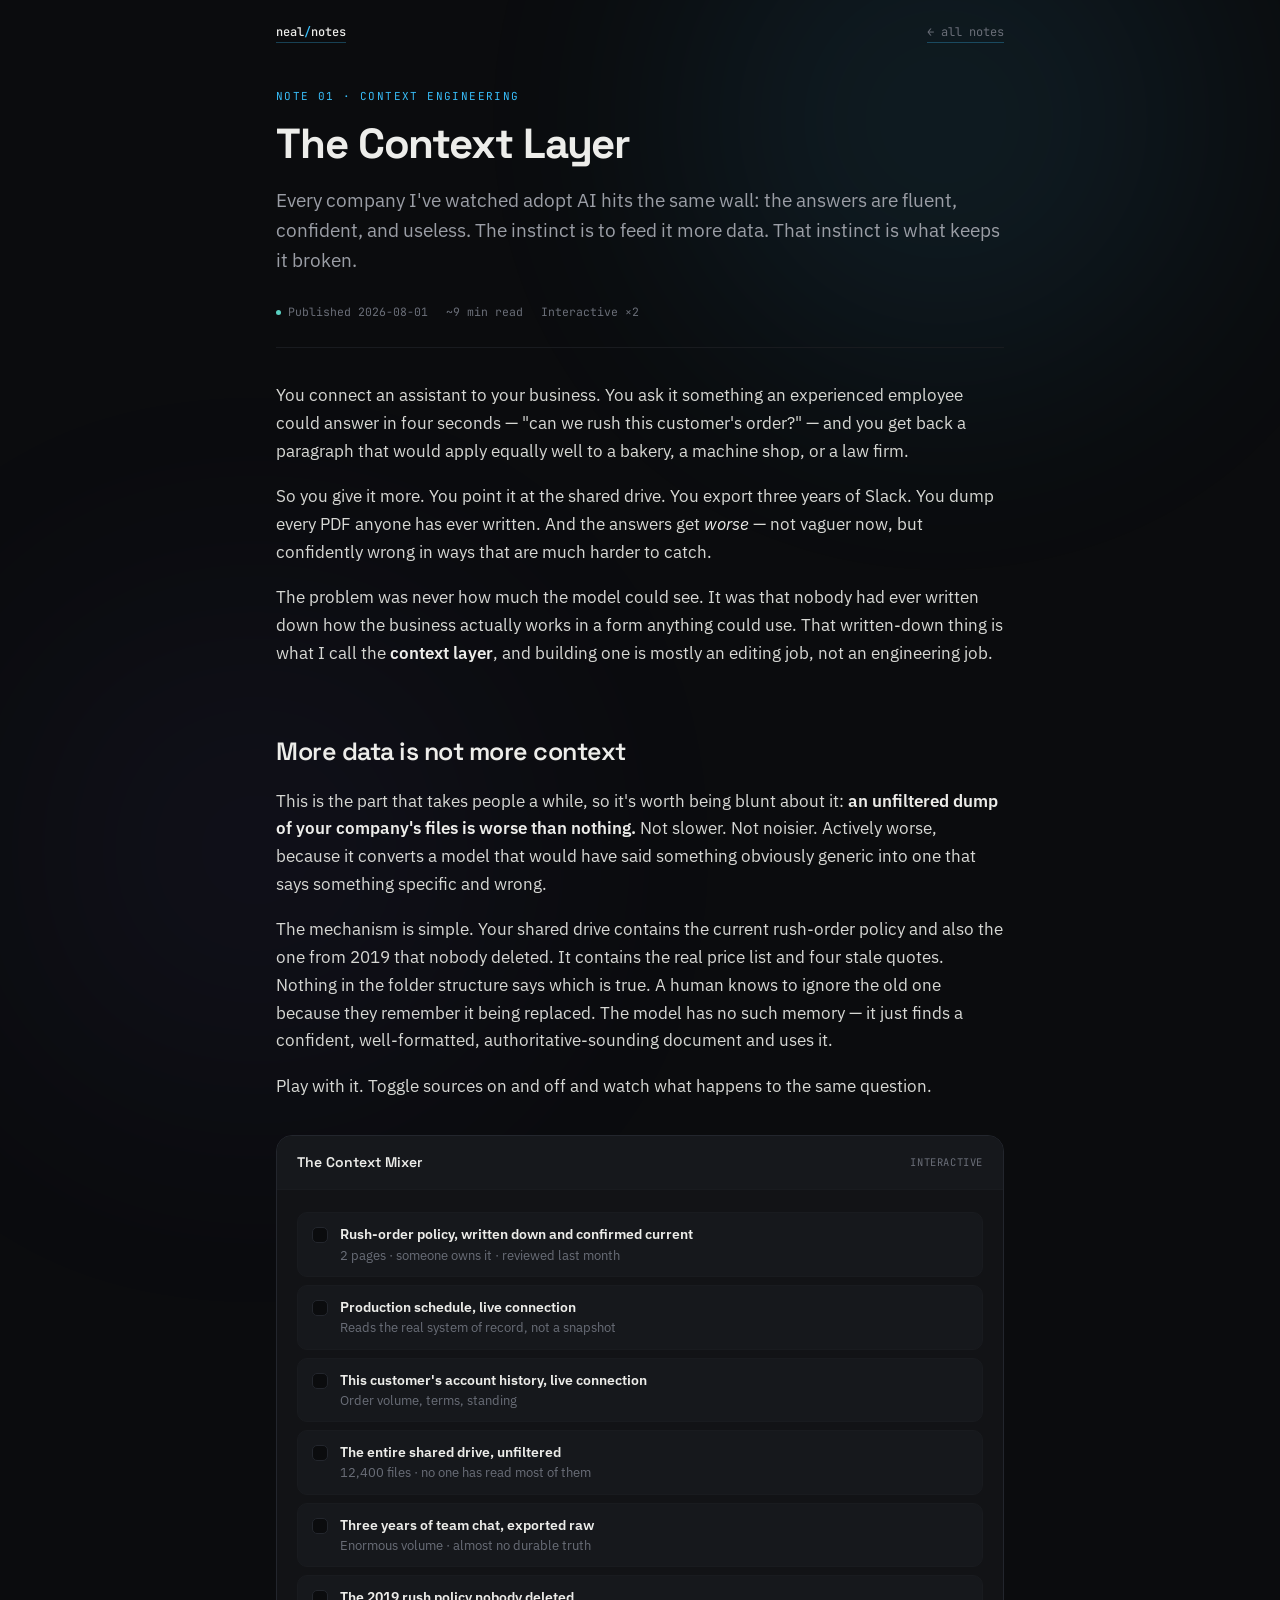
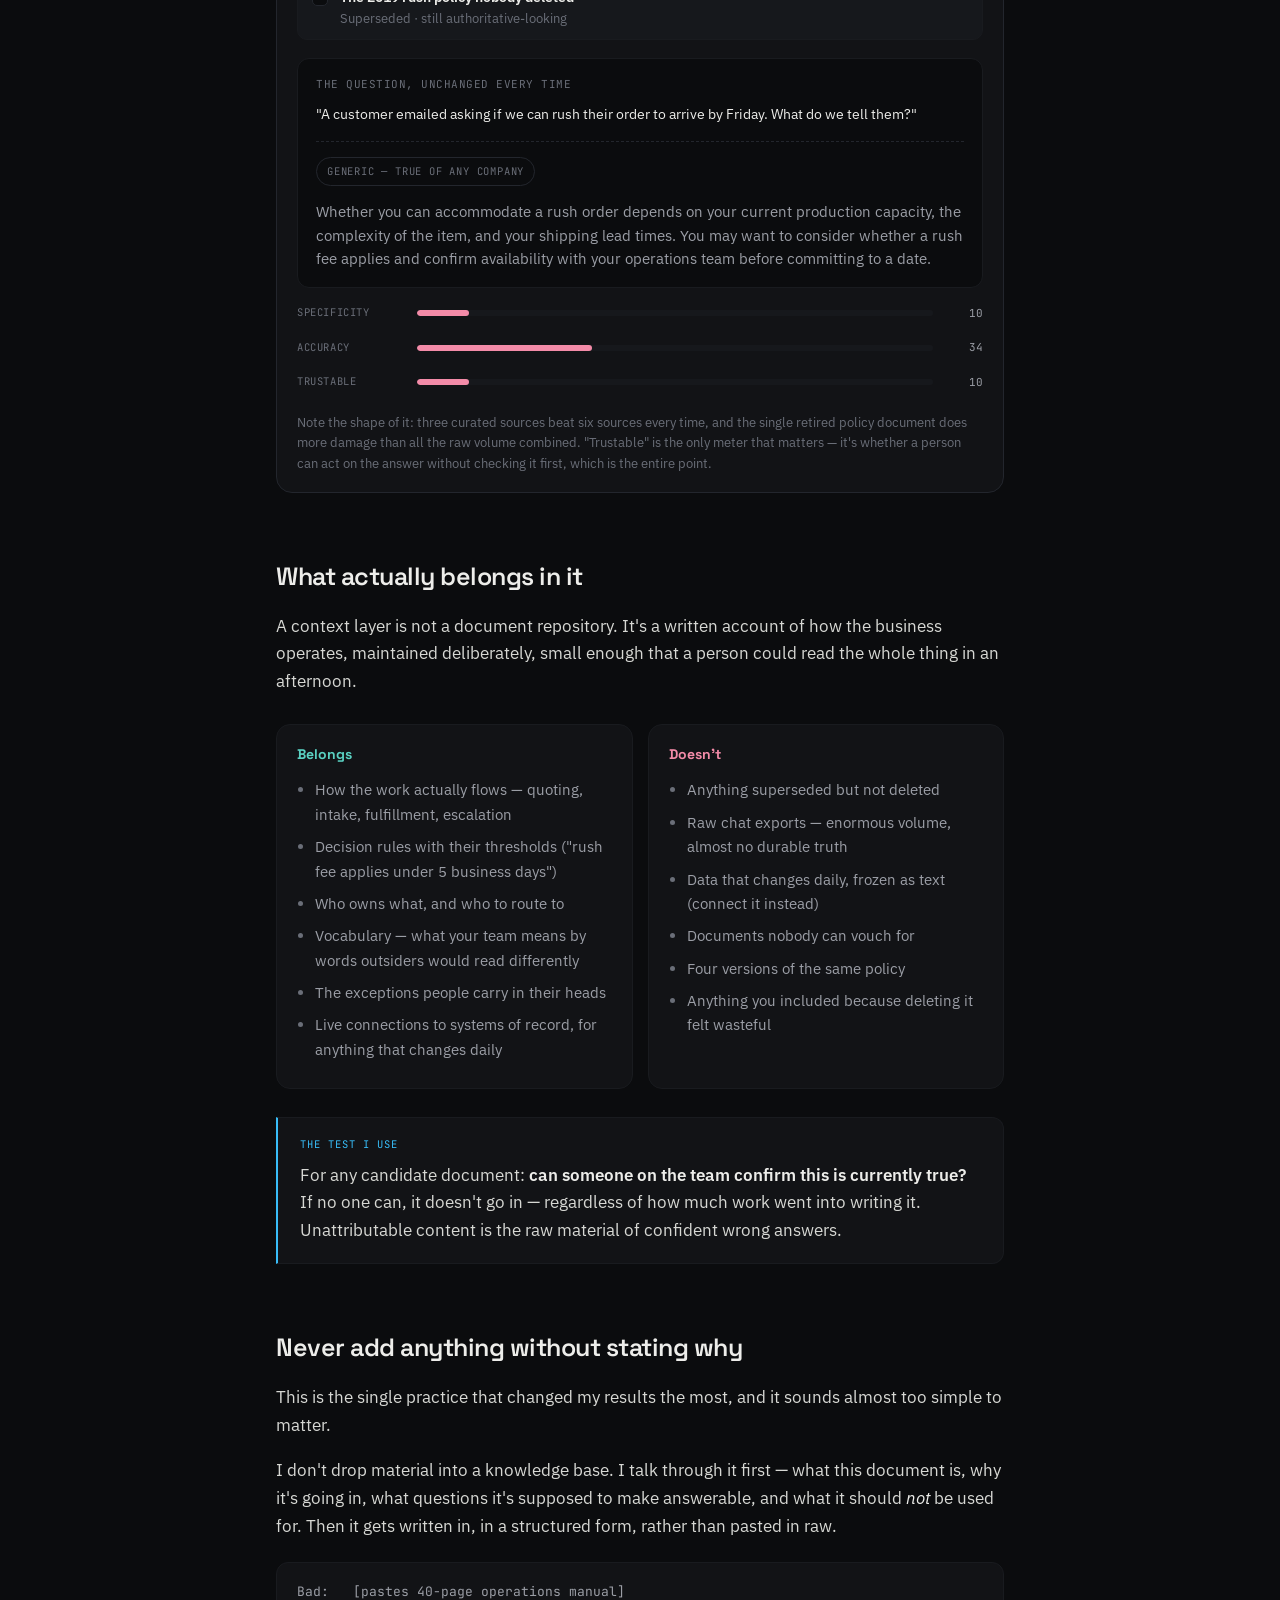
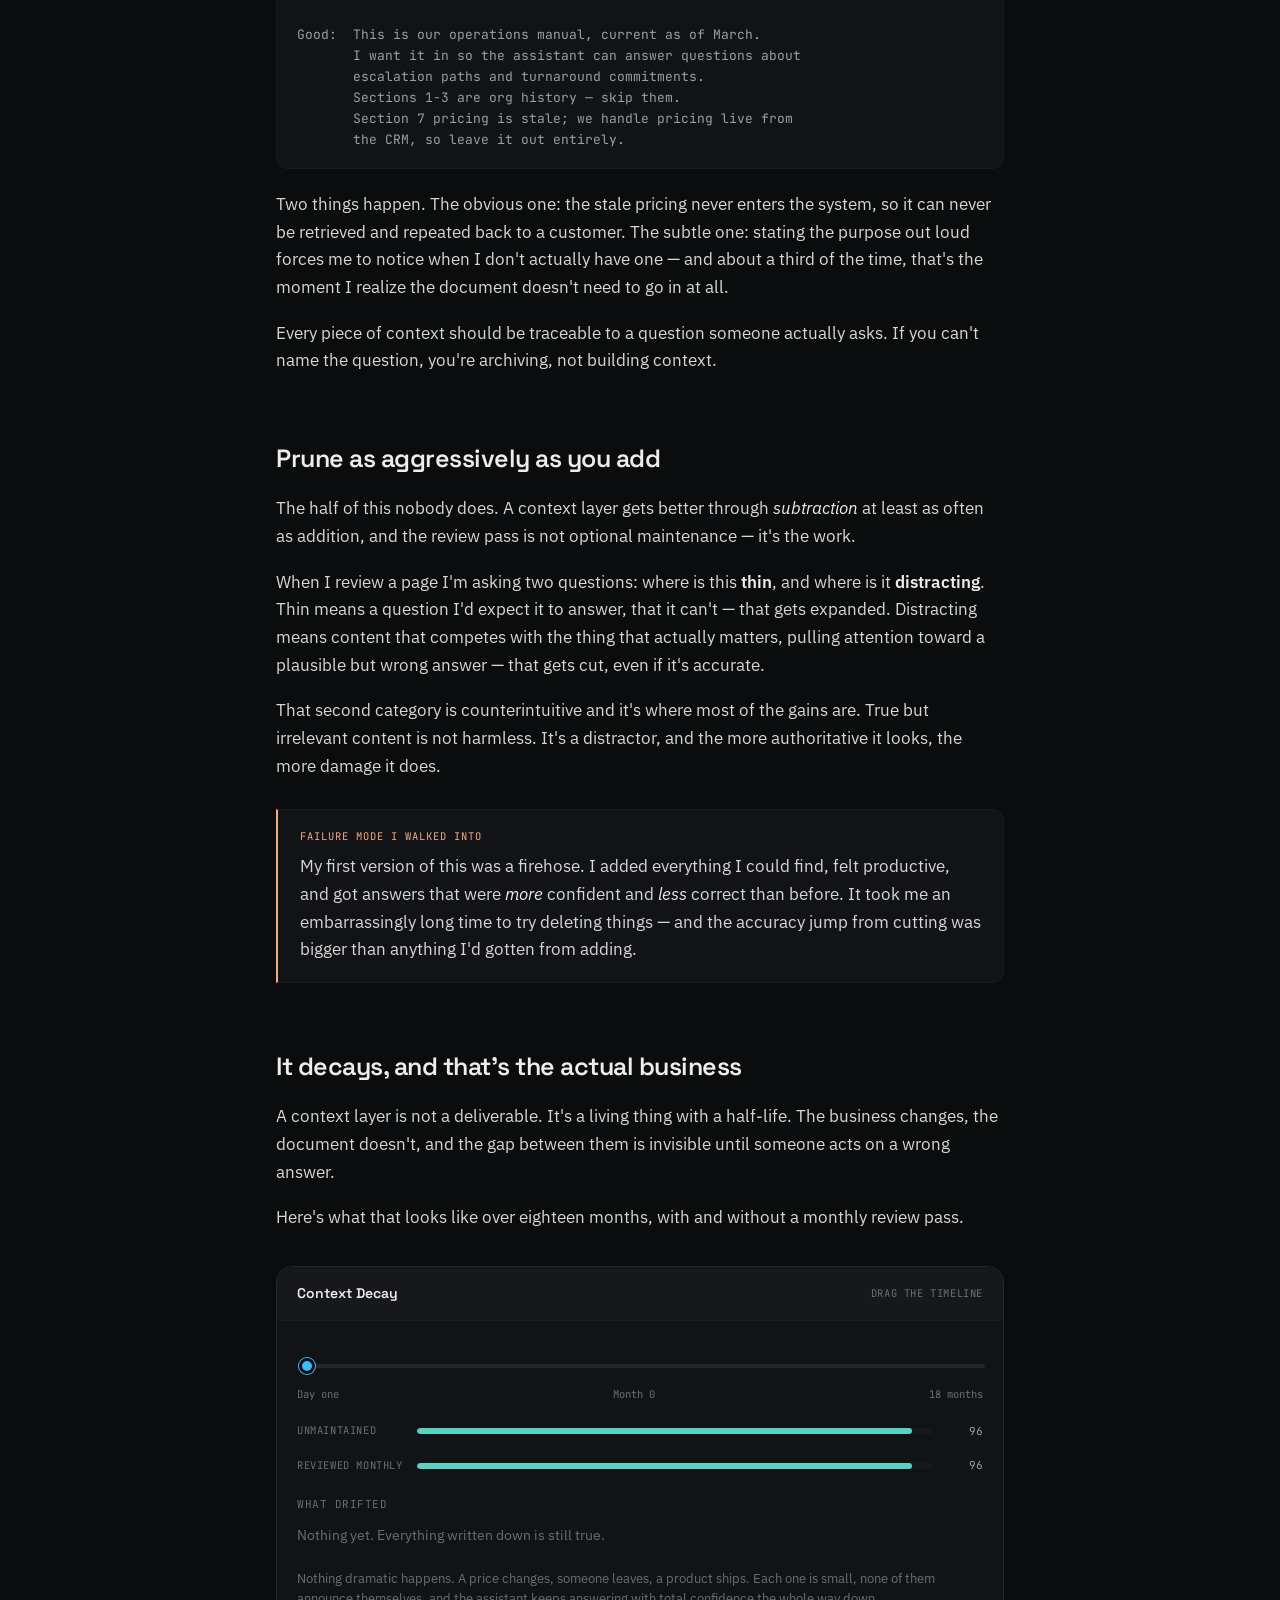
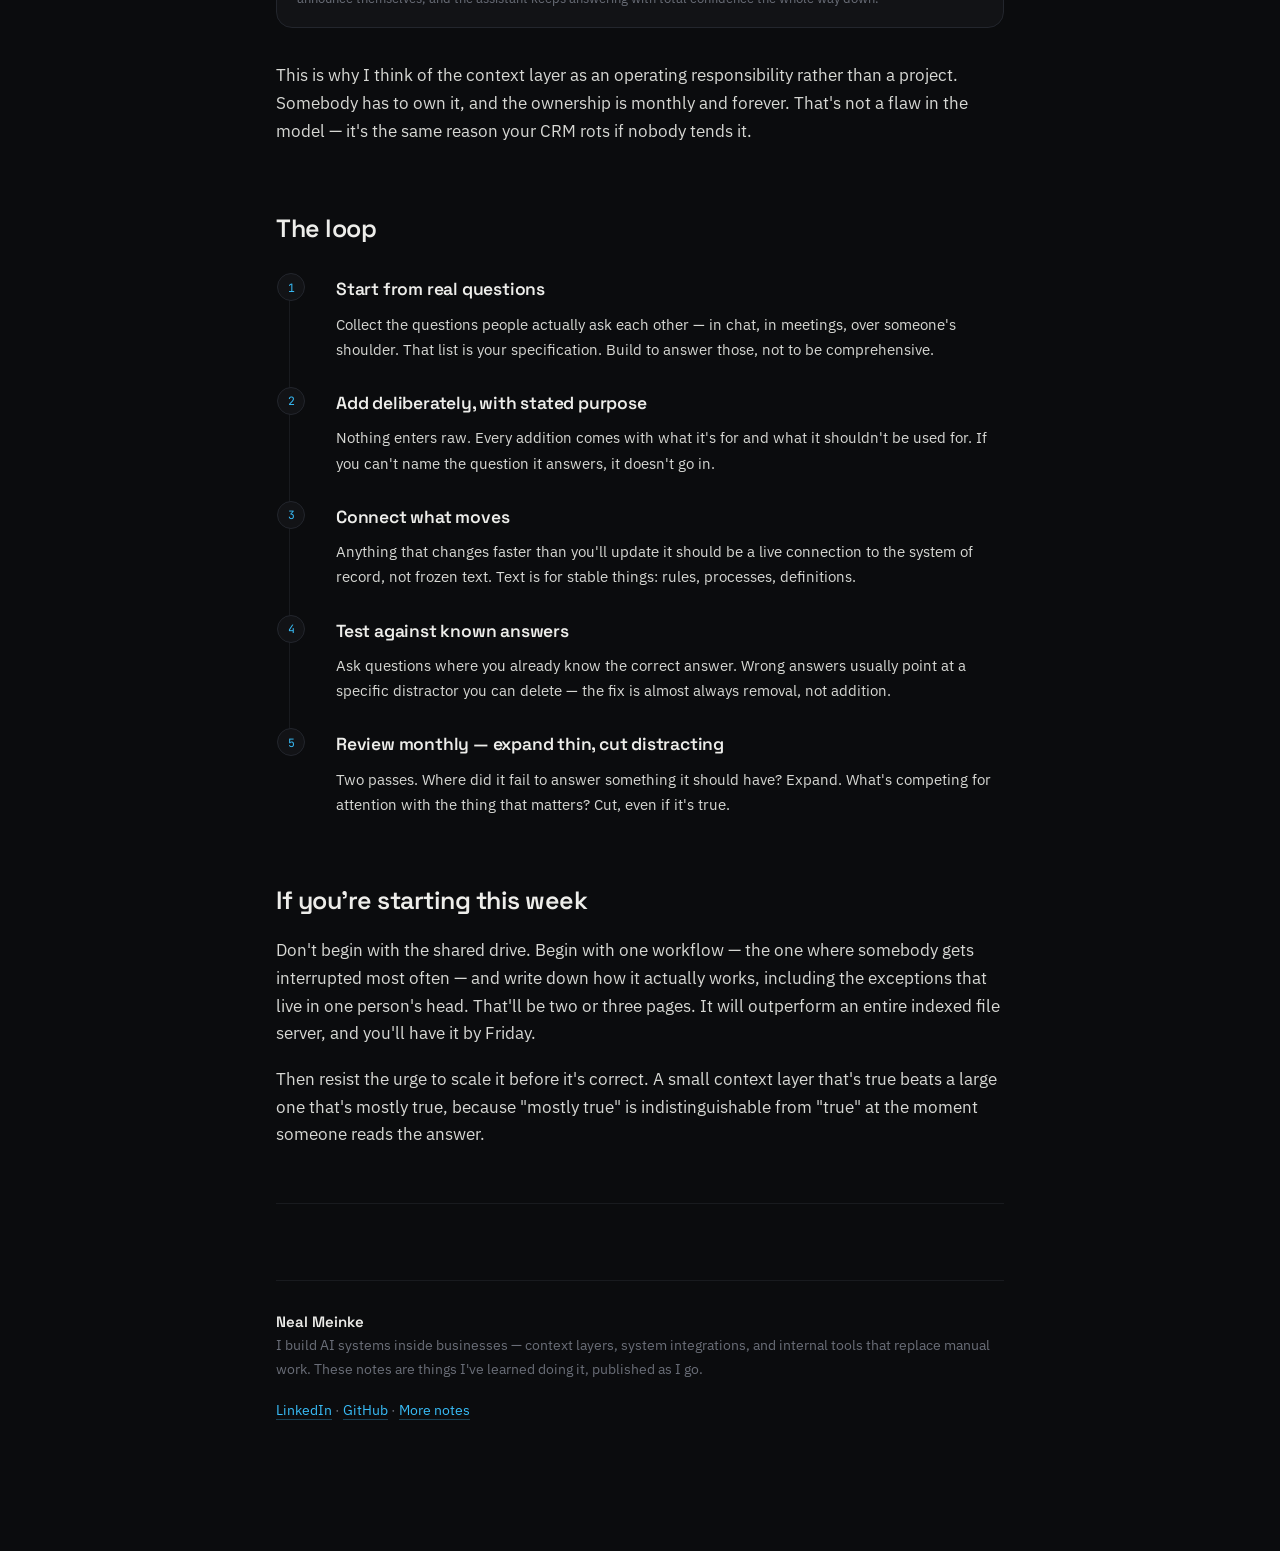
<file: notes/context-layer/index.html>
<!DOCTYPE html>
<html lang="en">
<head>
<meta charset="UTF-8" />
<meta name="viewport" content="width=device-width, initial-scale=1.0" />
<title>The Context Layer — Neal Meinke</title>
<meta name="description" content="Why most business AI gives generic answers, why dumping more data makes it worse, and the curation discipline that actually fixes it. Interactive." />
<meta property="og:title" content="The Context Layer" />
<meta property="og:description" content="More data is not more context. An interactive look at why AI answers go generic — or confidently wrong — and the discipline that fixes it." />
<meta property="og:type" content="article" />
<link rel="preconnect" href="https://fonts.googleapis.com" />
<link rel="preconnect" href="https://fonts.gstatic.com" crossorigin />
<link href="https://fonts.googleapis.com/css2?family=Space+Grotesk:wght@400;500;600;700&family=IBM+Plex+Sans:wght@400;500;600&family=JetBrains+Mono:wght@400;500&display=swap" rel="stylesheet" />
<link rel="stylesheet" href="../../assets/notes.css" />
</head>
<body>
<div class="glow"></div>
<div class="glow2"></div>

<nav class="nav">
  <a class="brand" href="../../">neal<span>/</span>notes</a>
  <a href="../../">← all notes</a>
</nav>

<main class="shell">

  <div class="eyebrow">Note 01 · Context Engineering</div>
  <h1>The Context Layer</h1>
  <p class="lede">Every company I've watched adopt AI hits the same wall: the answers are fluent, confident, and useless. The instinct is to feed it more data. That instinct is what keeps it broken.</p>

  <div class="meta">
    <span><span class="dot"></span>Published 2026-08-01</span>
    <span>~9 min read</span>
    <span>Interactive ×2</span>
  </div>

  <p>You connect an assistant to your business. You ask it something an experienced employee could answer in four seconds — "can we rush this customer's order?" — and you get back a paragraph that would apply equally well to a bakery, a machine shop, or a law firm.</p>

  <p>So you give it more. You point it at the shared drive. You export three years of Slack. You dump every PDF anyone has ever written. And the answers get <em>worse</em> — not vaguer now, but confidently wrong in ways that are much harder to catch.</p>

  <p>The problem was never how much the model could see. It was that nobody had ever written down how the business actually works in a form anything could use. That written-down thing is what I call the <strong>context layer</strong>, and building one is mostly an editing job, not an engineering job.</p>

  <h2>More data is not more context</h2>

  <p>This is the part that takes people a while, so it's worth being blunt about it: <strong>an unfiltered dump of your company's files is worse than nothing.</strong> Not slower. Not noisier. Actively worse, because it converts a model that would have said something obviously generic into one that says something specific and wrong.</p>

  <p>The mechanism is simple. Your shared drive contains the current rush-order policy and also the one from 2019 that nobody deleted. It contains the real price list and four stale quotes. Nothing in the folder structure says which is true. A human knows to ignore the old one because they remember it being replaced. The model has no such memory — it just finds a confident, well-formatted, authoritative-sounding document and uses it.</p>

  <p>Play with it. Toggle sources on and off and watch what happens to the same question.</p>

  <!-- ============ INTERACTIVE 1 ============ -->
  <div class="fig">
    <div class="fig-head">
      <span class="t">The Context Mixer</span>
      <span class="h">Interactive</span>
    </div>
    <div class="fig-body">
      <div class="toggle-list" id="mixer"></div>

      <div class="answer" style="margin-top:18px">
        <div class="q">The question, unchanged every time</div>
        <div class="qtext">"A customer emailed asking if we can rush their order to arrive by Friday. What do we tell them?"</div>
        <div id="verdict"></div>
        <div class="atext" id="answer"></div>
      </div>

      <div class="meter-row">
        <span class="name">Specificity</span>
        <span class="meter"><i id="m-spec"></i></span>
        <span class="val" id="v-spec">0</span>
      </div>
      <div class="meter-row">
        <span class="name">Accuracy</span>
        <span class="meter"><i id="m-acc"></i></span>
        <span class="val" id="v-acc">0</span>
      </div>
      <div class="meter-row">
        <span class="name">Trustable</span>
        <span class="meter"><i id="m-use"></i></span>
        <span class="val" id="v-use">0</span>
      </div>
    </div>
    <div class="fig-cap">
      Note the shape of it: three curated sources beat six sources every time, and the single
      retired policy document does more damage than all the raw volume combined. "Trustable"
      is the only meter that matters — it's whether a person can act on the answer without
      checking it first, which is the entire point.
    </div>
  </div>

  <h2>What actually belongs in it</h2>

  <p>A context layer is not a document repository. It's a written account of how the business operates, maintained deliberately, small enough that a person could read the whole thing in an afternoon.</p>

  <div class="cols">
    <div class="col-card good">
      <h4>Belongs</h4>
      <ul>
        <li>How the work actually flows — quoting, intake, fulfillment, escalation</li>
        <li>Decision rules with their thresholds ("rush fee applies under 5 business days")</li>
        <li>Who owns what, and who to route to</li>
        <li>Vocabulary — what your team means by words outsiders would read differently</li>
        <li>The exceptions people carry in their heads</li>
        <li>Live connections to systems of record, for anything that changes daily</li>
      </ul>
    </div>
    <div class="col-card bad">
      <h4>Doesn't</h4>
      <ul>
        <li>Anything superseded but not deleted</li>
        <li>Raw chat exports — enormous volume, almost no durable truth</li>
        <li>Data that changes daily, frozen as text (connect it instead)</li>
        <li>Documents nobody can vouch for</li>
        <li>Four versions of the same policy</li>
        <li>Anything you included because deleting it felt wasteful</li>
      </ul>
    </div>
  </div>

  <div class="callout">
    <span class="tag">The test I use</span>
    <p>For any candidate document: <strong>can someone on the team confirm this is currently true?</strong> If no one can, it doesn't go in — regardless of how much work went into writing it. Unattributable content is the raw material of confident wrong answers.</p>
  </div>

  <h2>Never add anything without stating why</h2>

  <p>This is the single practice that changed my results the most, and it sounds almost too simple to matter.</p>

  <p>I don't drop material into a knowledge base. I talk through it first — what this document is, why it's going in, what questions it's supposed to make answerable, and what it should <em>not</em> be used for. Then it gets written in, in a structured form, rather than pasted in raw.</p>

  <pre><code>Bad:   [pastes 40-page operations manual]

Good:  This is our operations manual, current as of March.
       I want it in so the assistant can answer questions about
       escalation paths and turnaround commitments.
       Sections 1-3 are org history — skip them.
       Section 7 pricing is stale; we handle pricing live from
       the CRM, so leave it out entirely.</code></pre>

  <p>Two things happen. The obvious one: the stale pricing never enters the system, so it can never be retrieved and repeated back to a customer. The subtle one: stating the purpose out loud forces me to notice when I don't actually have one — and about a third of the time, that's the moment I realize the document doesn't need to go in at all.</p>

  <p>Every piece of context should be traceable to a question someone actually asks. If you can't name the question, you're archiving, not building context.</p>

  <h2>Prune as aggressively as you add</h2>

  <p>The half of this nobody does. A context layer gets better through <em>subtraction</em> at least as often as addition, and the review pass is not optional maintenance — it's the work.</p>

  <p>When I review a page I'm asking two questions: where is this <strong>thin</strong>, and where is it <strong>distracting</strong>. Thin means a question I'd expect it to answer, that it can't — that gets expanded. Distracting means content that competes with the thing that actually matters, pulling attention toward a plausible but wrong answer — that gets cut, even if it's accurate.</p>

  <p>That second category is counterintuitive and it's where most of the gains are. True but irrelevant content is not harmless. It's a distractor, and the more authoritative it looks, the more damage it does.</p>

  <div class="callout warn">
    <span class="tag">Failure mode I walked into</span>
    <p>My first version of this was a firehose. I added everything I could find, felt productive, and got answers that were <em>more</em> confident and <em>less</em> correct than before. It took me an embarrassingly long time to try deleting things — and the accuracy jump from cutting was bigger than anything I'd gotten from adding.</p>
  </div>

  <h2>It decays, and that's the actual business</h2>

  <p>A context layer is not a deliverable. It's a living thing with a half-life. The business changes, the document doesn't, and the gap between them is invisible until someone acts on a wrong answer.</p>

  <p>Here's what that looks like over eighteen months, with and without a monthly review pass.</p>

  <!-- ============ INTERACTIVE 2 ============ -->
  <div class="fig">
    <div class="fig-head">
      <span class="t">Context Decay</span>
      <span class="h">Drag the timeline</span>
    </div>
    <div class="fig-body">
      <div class="slider-wrap">
        <input type="range" id="months" min="0" max="18" value="0" step="1" aria-label="Months elapsed" />
        <div class="slider-labels">
          <span>Day one</span>
          <span id="month-label">Month 0</span>
          <span>18 months</span>
        </div>
      </div>

      <div class="meter-row">
        <span class="name">Unmaintained</span>
        <span class="meter"><i id="m-un"></i></span>
        <span class="val" id="v-un">96</span>
      </div>
      <div class="meter-row">
        <span class="name">Reviewed monthly</span>
        <span class="meter"><i id="m-mt"></i></span>
        <span class="val" id="v-mt">96</span>
      </div>

      <div style="margin-top:20px">
        <div class="q" style="font-family:var(--mono);font-size:11px;color:var(--text-mute);letter-spacing:.5px;text-transform:uppercase;margin-bottom:11px">What drifted</div>
        <div id="drift"></div>
      </div>
    </div>
    <div class="fig-cap">
      Nothing dramatic happens. A price changes, someone leaves, a product ships. Each one is
      small, none of them announce themselves, and the assistant keeps answering with total
      confidence the whole way down.
    </div>
  </div>

  <p>This is why I think of the context layer as an operating responsibility rather than a project. Somebody has to own it, and the ownership is monthly and forever. That's not a flaw in the model — it's the same reason your CRM rots if nobody tends it.</p>

  <h2>The loop</h2>

  <div class="steps">
    <div class="step">
      <h3>Start from real questions</h3>
      <p>Collect the questions people actually ask each other — in chat, in meetings, over someone's shoulder. That list is your specification. Build to answer those, not to be comprehensive.</p>
    </div>
    <div class="step">
      <h3>Add deliberately, with stated purpose</h3>
      <p>Nothing enters raw. Every addition comes with what it's for and what it shouldn't be used for. If you can't name the question it answers, it doesn't go in.</p>
    </div>
    <div class="step">
      <h3>Connect what moves</h3>
      <p>Anything that changes faster than you'll update it should be a live connection to the system of record, not frozen text. Text is for stable things: rules, processes, definitions.</p>
    </div>
    <div class="step">
      <h3>Test against known answers</h3>
      <p>Ask questions where you already know the correct answer. Wrong answers usually point at a specific distractor you can delete — the fix is almost always removal, not addition.</p>
    </div>
    <div class="step">
      <h3>Review monthly — expand thin, cut distracting</h3>
      <p>Two passes. Where did it fail to answer something it should have? Expand. What's competing for attention with the thing that matters? Cut, even if it's true.</p>
    </div>
  </div>

  <h2>If you're starting this week</h2>

  <p>Don't begin with the shared drive. Begin with one workflow — the one where somebody gets interrupted most often — and write down how it actually works, including the exceptions that live in one person's head. That'll be two or three pages. It will outperform an entire indexed file server, and you'll have it by Friday.</p>

  <p>Then resist the urge to scale it before it's correct. A small context layer that's true beats a large one that's mostly true, because "mostly true" is indistinguishable from "true" at the moment someone reads the answer.</p>

  <hr />

  <div class="foot">
    <div class="name">Neal Meinke</div>
    <p>I build AI systems inside businesses — context layers, system integrations, and internal tools that replace manual work. These notes are things I've learned doing it, published as I go.</p>
    <p><a href="https://www.linkedin.com/in/neal-meinke-40620150/">LinkedIn</a> · <a href="https://github.com/nealm682">GitHub</a> · <a href="../../">More notes</a></p>
  </div>

</main>

<script>
(function () {
  "use strict";

  /* ================= INTERACTIVE 1 — CONTEXT MIXER ================= */

  var SOURCES = [
    { id: "policy",  kind: "signal", on: false, title: "Rush-order policy, written down and confirmed current",
      note: "2 pages · someone owns it · reviewed last month" },
    { id: "sched",   kind: "signal", on: false, title: "Production schedule, live connection",
      note: "Reads the real system of record, not a snapshot" },
    { id: "account", kind: "signal", on: false, title: "This customer's account history, live connection",
      note: "Order volume, terms, standing" },
    { id: "drive",   kind: "noise",  on: false, title: "The entire shared drive, unfiltered",
      note: "12,400 files · no one has read most of them" },
    { id: "slack",   kind: "noise",  on: false, title: "Three years of team chat, exported raw",
      note: "Enormous volume · almost no durable truth" },
    { id: "stale",   kind: "noise",  on: false, title: "The 2019 rush policy nobody deleted",
      note: "Superseded · still authoritative-looking" }
  ];

  var CHECK = '<svg width="10" height="10" viewBox="0 0 12 12" fill="none">' +
              '<path d="M2.5 6.2L4.8 8.5L9.5 3.5" stroke="#06181f" stroke-width="2" ' +
              'stroke-linecap="round" stroke-linejoin="round"/></svg>';

  var mixer   = document.getElementById("mixer");
  var elVerd  = document.getElementById("verdict");
  var elAns   = document.getElementById("answer");

  function buildMixer() {
    SOURCES.forEach(function (s) {
      var row = document.createElement("div");
      row.className = "tgl" + (s.kind === "noise" ? " noise" : "");
      row.setAttribute("role", "checkbox");
      row.setAttribute("aria-checked", "false");
      row.setAttribute("tabindex", "0");
      row.innerHTML =
        '<span class="box">' + CHECK + '</span>' +
        '<span class="lbl"><b>' + s.title + '</b><i>' + s.note + '</i></span>';

      function toggle() {
        s.on = !s.on;
        row.classList.toggle("on", s.on);
        row.setAttribute("aria-checked", s.on ? "true" : "false");
        render();
      }
      row.addEventListener("click", toggle);
      row.addEventListener("keydown", function (e) {
        if (e.key === " " || e.key === "Enter") { e.preventDefault(); toggle(); }
      });
      mixer.appendChild(row);
    });
  }

  var ANSWERS = {
    empty: {
      cls: "v-generic", label: "Generic — true of any company",
      html: 'Whether you can accommodate a rush order depends on your current production ' +
            'capacity, the complexity of the item, and your shipping lead times. You may want ' +
            'to consider whether a rush fee applies and confirm availability with your ' +
            'operations team before committing to a date.'
    },
    noiseOnly: {
      cls: "v-generic", label: "Fluent, hedged, unusable",
      html: 'Based on the available materials, rush handling appears to be possible in some ' +
            'circumstances. There are <span class="err">several conflicting references</span> ' +
            'to turnaround times and fees, so I\'d recommend confirming with the team before ' +
            'responding to the customer.'
    },
    wrong: {
      cls: "v-wrong", label: "Confidently wrong — the dangerous one",
      html: 'Yes — rush delivery is available. Per policy, rush orders require a ' +
            '<span class="err">$75 expedite fee</span> and a ' +
            '<span class="err">minimum five business days</span>, so Friday would be tight ' +
            'but achievable. Let them know the fee will appear on the invoice.' +
            '<br><br><span class="err">↳ Every number here comes from the retired 2019 ' +
            'policy. It reads as authoritative. Nothing flags it as out of date.</span>'
    },
    partial: {
      cls: "v-generic", label: "Right direction, can't close",
      html: 'Rush orders are handled under our expedite policy, which applies inside a ' +
            'five-business-day window. <span class="hl">I can\'t confirm Friday</span> without ' +
            'visibility into current production load and this customer\'s standing terms.'
    },
    buried: {
      cls: "v-generic", label: "Correct, but hedged into uselessness",
      html: 'Friday looks feasible under the current expedite policy, though I\'m seeing ' +
            '<span class="err">conflicting turnaround figures</span> across sources. ' +
            'The schedule suggests capacity exists. I\'d verify the fee structure before ' +
            'quoting anything to the customer.'
    },
    good: {
      cls: "v-good", label: "Actionable — send it",
      html: 'Yes. <span class="hl">Friday works.</span> Their order is two units of the ' +
            'standard configuration, and the line has capacity Wednesday. Rush applies ' +
            'because it\'s inside four business days — but this account is on ' +
            '<span class="hl">Tier 2 terms, which waive the expedite fee</span>. ' +
            'So: confirm Friday, no additional charge. Ship date Thursday.'
    }
  };

  function render() {
    var sig = SOURCES.filter(function (s) { return s.kind === "signal" && s.on; }).length;
    var noi = SOURCES.filter(function (s) { return s.kind === "noise"  && s.on; }).length;
    var stale = SOURCES.filter(function (s) { return s.id === "stale"; })[0].on;

    var key;
    if (sig === 0 && noi === 0)      key = "empty";
    else if (stale)                  key = sig === 0 ? "noiseOnly" : "wrong";
    else if (sig === 0)              key = "noiseOnly";
    else if (sig >= 3 && noi === 0)  key = "good";
    else if (noi >= 1)               key = "buried";
    else                             key = "partial";

    var a = ANSWERS[key];
    elVerd.className = "verdict " + a.cls;
    elVerd.textContent = a.label;
    elAns.innerHTML = a.html;

    var spec, acc;
    if (sig === 0) spec = noi > 0 ? 26 : 10;
    else           spec = Math.min(97, 32 + sig * 22 - noi * 5);

    if (stale)          acc = sig >= 2 ? 31 : 15;
    else if (sig === 0) acc = noi > 0 ? 20 : 34;
    else                acc = Math.min(97, 34 + sig * 21 - noi * 11);

    var use = Math.max(4, Math.min(spec, acc) - noi * 6);

    set("spec", spec);
    set("acc", acc);
    set("use", use);
  }

  function colorFor(v) {
    if (v >= 70) return "var(--live)";
    if (v >= 40) return "var(--warn)";
    return "var(--bad)";
  }

  function set(name, val) {
    var bar = document.getElementById("m-" + name);
    var txt = document.getElementById("v-" + name);
    bar.style.width = val + "%";
    bar.style.background = colorFor(val);
    txt.textContent = Math.round(val);
  }

  /* ================= INTERACTIVE 2 — DECAY ================= */

  var DRIFT = [
    { m: 2,  t: "Expedite fee raised from $75 to $95" },
    { m: 4,  t: "Two people left; escalation routes now point at nobody" },
    { m: 6,  t: "New product line shipped — not described anywhere" },
    { m: 9,  t: "Fulfillment vendor changed; lead times all shifted" },
    { m: 12, t: "Tier 2 terms restructured" },
    { m: 15, t: "Intake process replaced with a new form" },
    { m: 17, t: "Second location opened, with different turnaround" }
  ];

  var slider   = document.getElementById("months");
  var mLabel   = document.getElementById("month-label");
  var driftBox = document.getElementById("drift");

  function renderDecay() {
    var m = parseInt(slider.value, 10);
    mLabel.textContent = "Month " + m;

    var past = DRIFT.filter(function (d) { return d.m <= m; }).length;
    var un = Math.max(28, 96 - past * 9 - m * 0.6);
    var mt = Math.max(86, 96 - (m > 0 ? 3 : 0));

    setBar("un", un);
    setBar("mt", mt);

    if (past === 0) {
      driftBox.innerHTML = '<p style="font-size:13.5px;color:var(--text-mute);margin:0">' +
                           'Nothing yet. Everything written down is still true.</p>';
      return;
    }

    driftBox.innerHTML = DRIFT.map(function (d) {
      if (d.m > m) return "";
      return '<div style="display:flex;gap:11px;align-items:baseline;padding:7px 0;' +
             'border-bottom:1px solid var(--line-soft);font-size:13.5px">' +
             '<span style="font-family:var(--mono);font-size:10.5px;color:var(--text-mute);' +
             'flex:0 0 52px">M' + d.m + '</span>' +
             '<span style="color:var(--bad)">' + d.t + '</span></div>';
    }).join("");
  }

  function setBar(name, val) {
    var bar = document.getElementById("m-" + name);
    var txt = document.getElementById("v-" + name);
    bar.style.width = val + "%";
    bar.style.background = colorFor(val);
    txt.textContent = Math.round(val);
  }

  /* ================= INIT ================= */

  buildMixer();
  render();
  slider.addEventListener("input", renderDecay);
  renderDecay();
})();
</script>
</body>
</html>
</file>
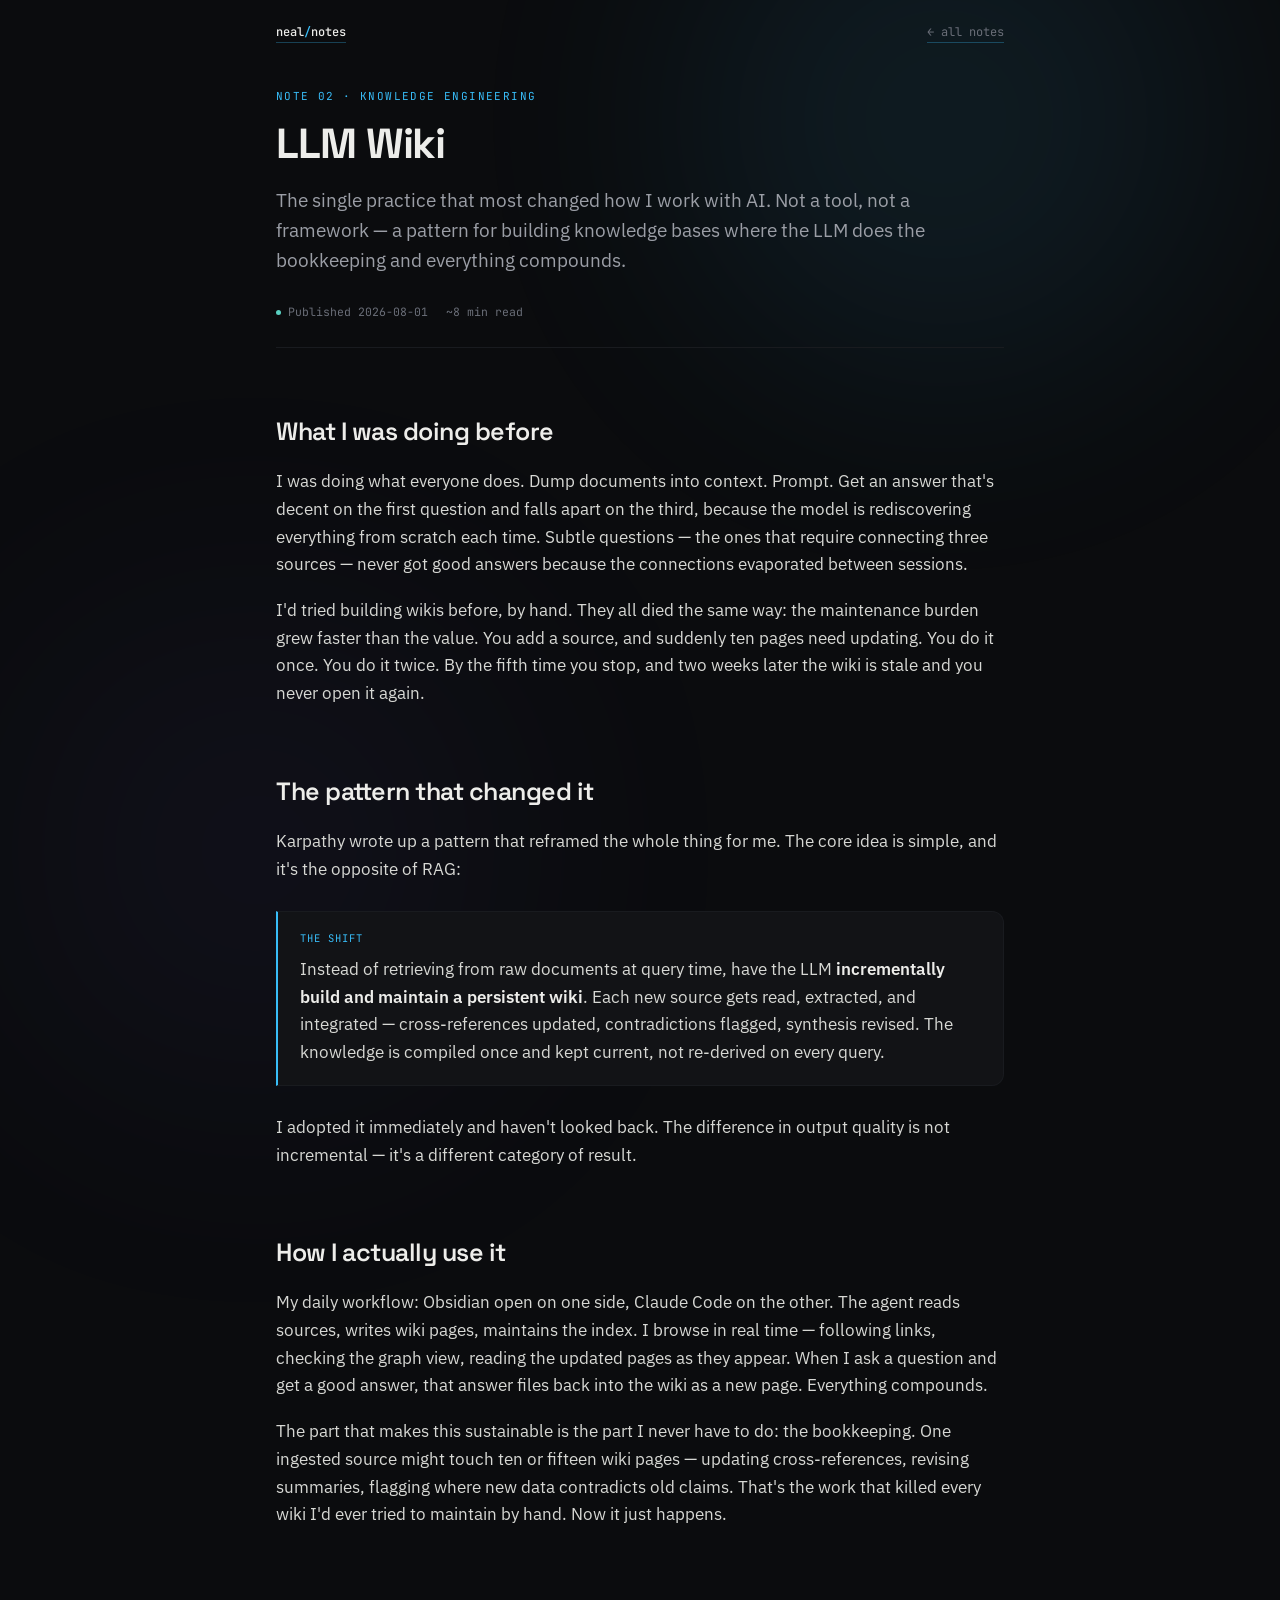
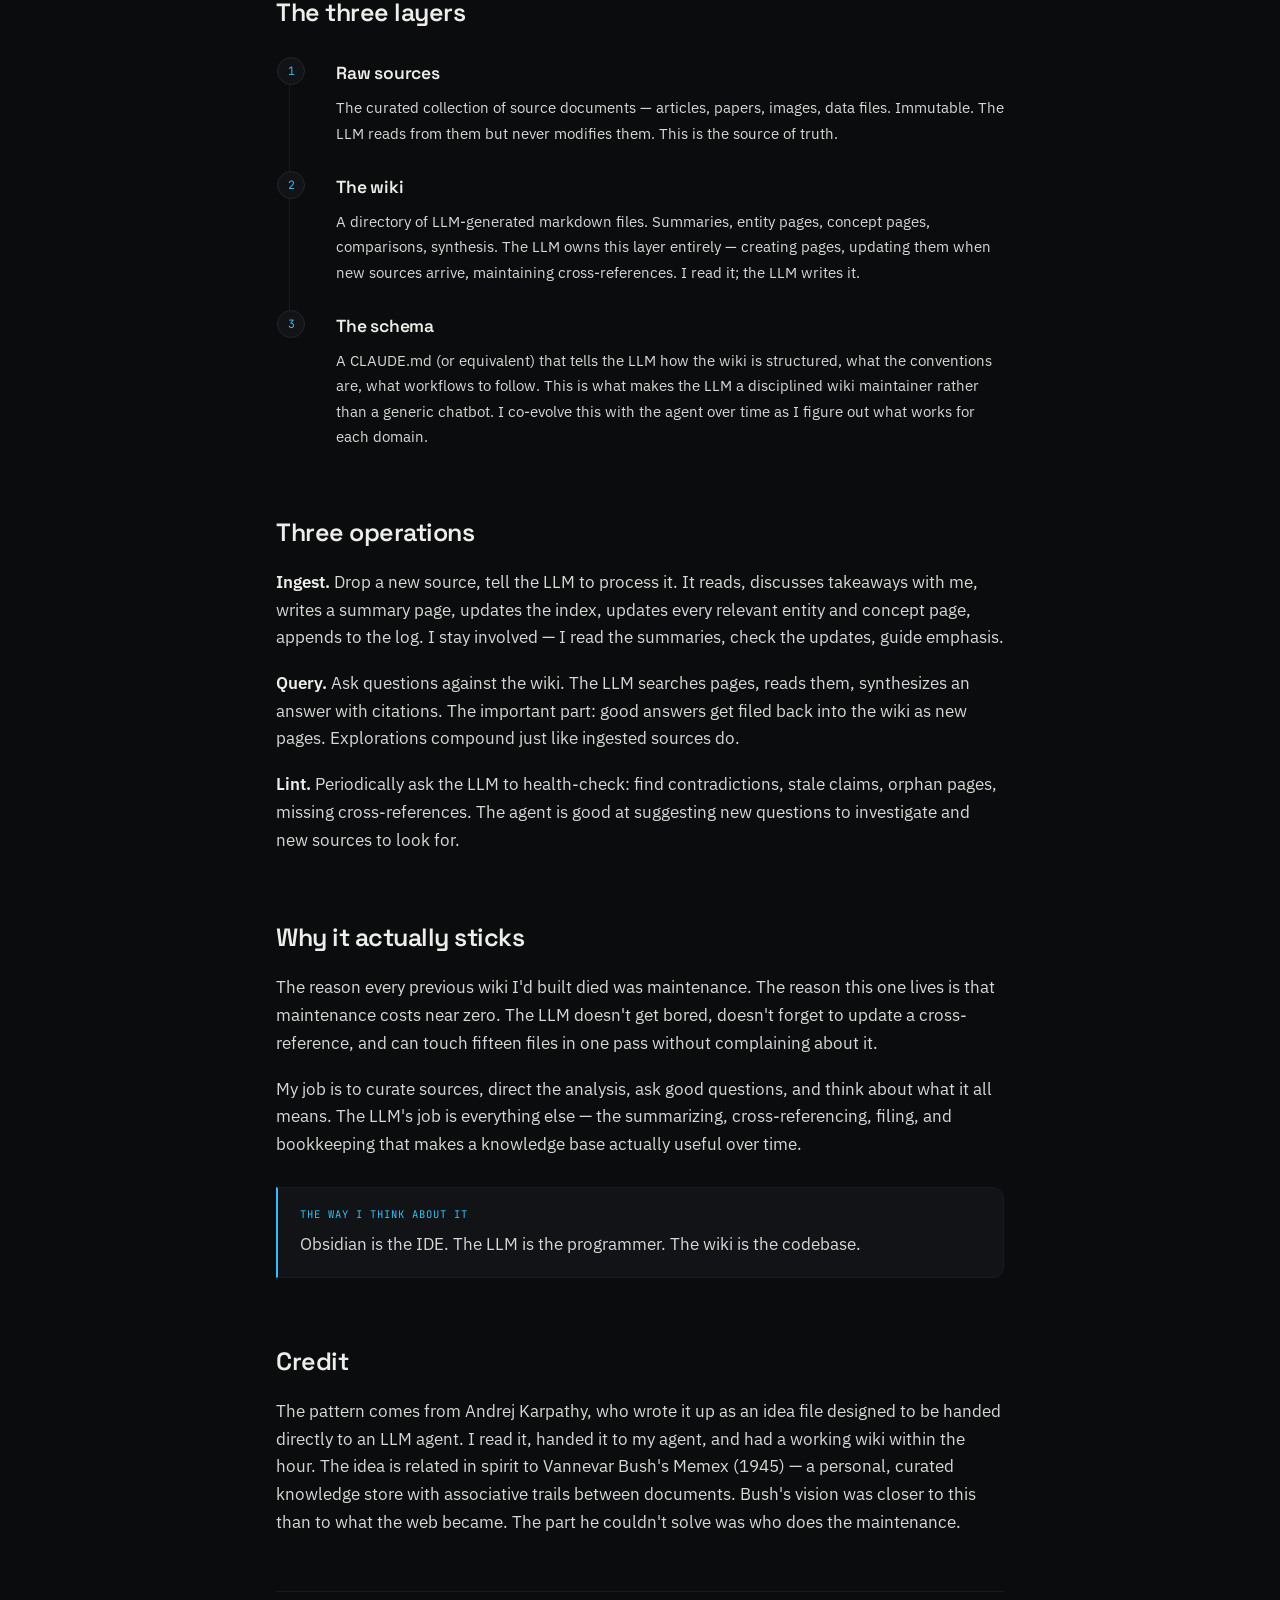
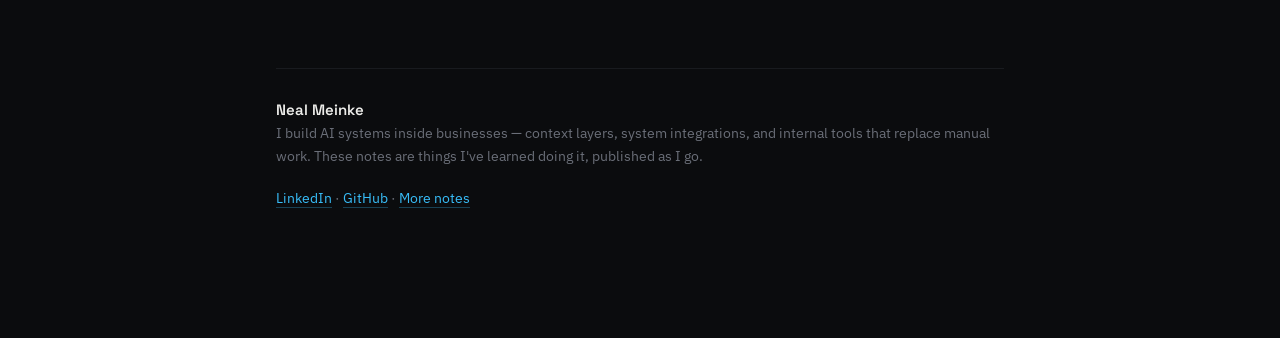
<file: notes/llm-wiki/index.html>
<!DOCTYPE html>
<html lang="en">
<head>
<meta charset="UTF-8" />
<meta name="viewport" content="width=device-width, initial-scale=1.0" />
<title>LLM Wiki — Neal Meinke</title>
<meta name="description" content="How adopting the LLM wiki pattern changed my daily practice — persistent, compounding knowledge bases maintained by the model, not by me." />
<meta property="og:title" content="LLM Wiki" />
<meta property="og:description" content="The single practice that most changed how I work with AI. Knowledge that compounds instead of evaporating." />
<meta property="og:type" content="article" />
<link rel="preconnect" href="https://fonts.googleapis.com" />
<link rel="preconnect" href="https://fonts.gstatic.com" crossorigin />
<link href="https://fonts.googleapis.com/css2?family=Space+Grotesk:wght@400;500;600;700&family=IBM+Plex+Sans:wght@400;500;600&family=JetBrains+Mono:wght@400;500&display=swap" rel="stylesheet" />
<link rel="stylesheet" href="../../assets/notes.css" />
</head>
<body>
<div class="glow"></div>
<div class="glow2"></div>

<nav class="nav">
  <a class="brand" href="../../">neal<span>/</span>notes</a>
  <a href="../../">← all notes</a>
</nav>

<main class="shell">

  <div class="eyebrow">Note 02 · Knowledge Engineering</div>
  <h1>LLM Wiki</h1>
  <p class="lede">The single practice that most changed how I work with AI. Not a tool, not a framework — a pattern for building knowledge bases where the LLM does the bookkeeping and everything compounds.</p>

  <div class="meta">
    <span><span class="dot"></span>Published 2026-08-01</span>
    <span>~8 min read</span>
  </div>

  <h2>What I was doing before</h2>

  <p>I was doing what everyone does. Dump documents into context. Prompt. Get an answer that's decent on the first question and falls apart on the third, because the model is rediscovering everything from scratch each time. Subtle questions — the ones that require connecting three sources — never got good answers because the connections evaporated between sessions.</p>

  <p>I'd tried building wikis before, by hand. They all died the same way: the maintenance burden grew faster than the value. You add a source, and suddenly ten pages need updating. You do it once. You do it twice. By the fifth time you stop, and two weeks later the wiki is stale and you never open it again.</p>

  <h2>The pattern that changed it</h2>

  <p>Karpathy wrote up a pattern that reframed the whole thing for me. The core idea is simple, and it's the opposite of RAG:</p>

  <div class="callout">
    <span class="tag">The shift</span>
    <p>Instead of retrieving from raw documents at query time, have the LLM <strong>incrementally build and maintain a persistent wiki</strong>. Each new source gets read, extracted, and integrated — cross-references updated, contradictions flagged, synthesis revised. The knowledge is compiled once and kept current, not re-derived on every query.</p>
  </div>

  <p>I adopted it immediately and haven't looked back. The difference in output quality is not incremental — it's a different category of result.</p>

  <h2>How I actually use it</h2>

  <p>My daily workflow: Obsidian open on one side, Claude Code on the other. The agent reads sources, writes wiki pages, maintains the index. I browse in real time — following links, checking the graph view, reading the updated pages as they appear. When I ask a question and get a good answer, that answer files back into the wiki as a new page. Everything compounds.</p>

  <p>The part that makes this sustainable is the part I never have to do: the bookkeeping. One ingested source might touch ten or fifteen wiki pages — updating cross-references, revising summaries, flagging where new data contradicts old claims. That's the work that killed every wiki I'd ever tried to maintain by hand. Now it just happens.</p>

  <h2>The three layers</h2>

  <div class="steps">
    <div class="step">
      <h3>Raw sources</h3>
      <p>The curated collection of source documents — articles, papers, images, data files. Immutable. The LLM reads from them but never modifies them. This is the source of truth.</p>
    </div>
    <div class="step">
      <h3>The wiki</h3>
      <p>A directory of LLM-generated markdown files. Summaries, entity pages, concept pages, comparisons, synthesis. The LLM owns this layer entirely — creating pages, updating them when new sources arrive, maintaining cross-references. I read it; the LLM writes it.</p>
    </div>
    <div class="step">
      <h3>The schema</h3>
      <p>A CLAUDE.md (or equivalent) that tells the LLM how the wiki is structured, what the conventions are, what workflows to follow. This is what makes the LLM a disciplined wiki maintainer rather than a generic chatbot. I co-evolve this with the agent over time as I figure out what works for each domain.</p>
    </div>
  </div>

  <h2>Three operations</h2>

  <p><strong>Ingest.</strong> Drop a new source, tell the LLM to process it. It reads, discusses takeaways with me, writes a summary page, updates the index, updates every relevant entity and concept page, appends to the log. I stay involved — I read the summaries, check the updates, guide emphasis.</p>

  <p><strong>Query.</strong> Ask questions against the wiki. The LLM searches pages, reads them, synthesizes an answer with citations. The important part: good answers get filed back into the wiki as new pages. Explorations compound just like ingested sources do.</p>

  <p><strong>Lint.</strong> Periodically ask the LLM to health-check: find contradictions, stale claims, orphan pages, missing cross-references. The agent is good at suggesting new questions to investigate and new sources to look for.</p>

  <h2>Why it actually sticks</h2>

  <p>The reason every previous wiki I'd built died was maintenance. The reason this one lives is that maintenance costs near zero. The LLM doesn't get bored, doesn't forget to update a cross-reference, and can touch fifteen files in one pass without complaining about it.</p>

  <p>My job is to curate sources, direct the analysis, ask good questions, and think about what it all means. The LLM's job is everything else — the summarizing, cross-referencing, filing, and bookkeeping that makes a knowledge base actually useful over time.</p>

  <div class="callout">
    <span class="tag">The way I think about it</span>
    <p>Obsidian is the IDE. The LLM is the programmer. The wiki is the codebase.</p>
  </div>

  <h2>Credit</h2>

  <p>The pattern comes from Andrej Karpathy, who wrote it up as an idea file designed to be handed directly to an LLM agent. I read it, handed it to my agent, and had a working wiki within the hour. The idea is related in spirit to Vannevar Bush's Memex (1945) — a personal, curated knowledge store with associative trails between documents. Bush's vision was closer to this than to what the web became. The part he couldn't solve was who does the maintenance.</p>

  <hr />

  <div class="foot">
    <div class="name">Neal Meinke</div>
    <p>I build AI systems inside businesses — context layers, system integrations, and internal tools that replace manual work. These notes are things I've learned doing it, published as I go.</p>
    <p><a href="https://www.linkedin.com/in/neal-meinke-40620150/">LinkedIn</a> · <a href="https://github.com/nealm682">GitHub</a> · <a href="../../">More notes</a></p>
  </div>

</main>

</body>
</html>
</file>
<file: assets/notes.css>
/* ============================================================
   neal-notes — shared design system
   Tokens inherited from the Career Agent component library
   so notes and the eventual personal site stay visually one thing.
   ============================================================ */

:root {
  --bg: #0b0c0e;
  --bg-elev: #121316;
  --bg-elev-2: #16181c;
  --line: #23262d;
  --line-soft: #191b1f;
  --text: #ededea;
  --text-dim: #9b9ea6;
  --text-mute: #6a6e78;
  --accent: #38bdf8;
  --accent-ink: #06181f;
  --live: #5ad1c2;
  --warn: #f5a97f;
  --bad: #f38ba8;
  --violet: #7c6cff;
  --mono: 'JetBrains Mono', ui-monospace, monospace;
  --disp: 'Space Grotesk', system-ui, sans-serif;
  --body: 'IBM Plex Sans', system-ui, -apple-system, sans-serif;
  --maxw: 780px;
}

* { box-sizing: border-box; }
html { scroll-behavior: smooth; }
html, body { margin: 0; padding: 0; }

body {
  background: var(--bg);
  color: var(--text);
  font-family: var(--body);
  line-height: 1.68;
  font-size: 16.5px;
  -webkit-font-smoothing: antialiased;
}

::selection { background: var(--accent); color: var(--accent-ink); }

/* ambient glow */
.glow, .glow2 {
  position: fixed; border-radius: 50%;
  z-index: 0; pointer-events: none;
}
.glow  { top: -140px; right: 6%; width: 520px; height: 520px;
         background: var(--accent); opacity: .09; filter: blur(130px); }
.glow2 { bottom: -180px; left: 2%; width: 460px; height: 460px;
         background: var(--violet); opacity: .07; filter: blur(140px); }

.shell {
  position: relative; z-index: 1;
  max-width: var(--maxw);
  margin: 0 auto;
  padding: 44px 26px 110px;
}
.shell.wide { max-width: 1000px; }

/* ---------- nav ---------- */
.nav {
  position: relative; z-index: 2;
  max-width: var(--maxw); margin: 0 auto;
  padding: 22px 26px 0;
  display: flex; align-items: center; justify-content: space-between;
  font-family: var(--mono); font-size: 12px;
}
.nav a { color: var(--text-mute); text-decoration: none; transition: color .2s; }
.nav a:hover { color: var(--accent); }
.nav .brand { color: var(--text); font-weight: 500; }
.nav .brand span { color: var(--accent); }

/* ---------- type ---------- */
.eyebrow {
  font-family: var(--mono); font-size: 11px; letter-spacing: 1.4px;
  text-transform: uppercase; color: var(--accent); margin-bottom: 14px;
}
h1 {
  font-family: var(--disp); font-weight: 700; font-size: 42px;
  letter-spacing: -1.1px; line-height: 1.12; margin: 0 0 18px;
}
h2 {
  font-family: var(--disp); font-weight: 600; font-size: 25px;
  letter-spacing: -.5px; margin: 62px 0 16px; scroll-margin-top: 24px;
}
h3 {
  font-family: var(--disp); font-weight: 600; font-size: 17.5px;
  letter-spacing: -.2px; margin: 34px 0 10px; color: var(--text);
}
p { margin: 0 0 18px; color: #d7d8d4; }
.lede { font-size: 19px; line-height: 1.6; color: var(--text-dim); margin-bottom: 26px; }
a { color: var(--accent); text-decoration: none; border-bottom: 1px solid rgba(56,189,248,.3); }
a:hover { border-bottom-color: var(--accent); }
strong { color: var(--text); font-weight: 600; }
em { color: var(--text); font-style: italic; }

code {
  font-family: var(--mono); font-size: .87em; color: var(--accent);
  background: var(--bg-elev); border: 1px solid var(--line-soft);
  border-radius: 5px; padding: 1.5px 6px;
}
pre {
  background: var(--bg-elev); border: 1px solid var(--line-soft);
  border-radius: 12px; padding: 18px 20px; overflow-x: auto;
  font-family: var(--mono); font-size: 13px; line-height: 1.62;
  color: var(--text-dim); margin: 22px 0;
}
pre code { background: none; border: none; padding: 0; color: inherit; font-size: inherit; }

ul, ol { margin: 0 0 20px; padding-left: 22px; color: #d7d8d4; }
li { margin-bottom: 9px; }
li::marker { color: var(--text-mute); }

blockquote {
  margin: 26px 0; padding: 4px 0 4px 22px;
  border-left: 2px solid var(--accent);
  color: var(--text-dim); font-style: italic;
}

hr { border: none; border-top: 1px solid var(--line-soft); margin: 54px 0; }

/* ---------- meta strip ---------- */
.meta {
  display: flex; flex-wrap: wrap; gap: 18px; align-items: center;
  font-family: var(--mono); font-size: 11.5px; color: var(--text-mute);
  padding-bottom: 26px; margin-bottom: 34px;
  border-bottom: 1px solid var(--line-soft);
}
.meta .dot { width: 5px; height: 5px; border-radius: 50%; background: var(--live);
             display: inline-block; margin-right: 7px; vertical-align: middle; }

/* ---------- callout ---------- */
.callout {
  background: var(--bg-elev); border: 1px solid var(--line-soft);
  border-left: 2px solid var(--accent);
  border-radius: 0 12px 12px 0; padding: 18px 22px; margin: 28px 0;
}
.callout p:last-child { margin-bottom: 0; }
.callout .tag {
  font-family: var(--mono); font-size: 10.5px; letter-spacing: 1px;
  text-transform: uppercase; color: var(--accent); display: block; margin-bottom: 8px;
}
.callout.warn { border-left-color: var(--warn); }
.callout.warn .tag { color: var(--warn); }

/* ---------- figure / interactive shell ---------- */
.fig {
  background: var(--bg-elev); border: 1px solid var(--line);
  border-radius: 16px; margin: 34px 0; overflow: hidden;
}
.fig-head {
  padding: 15px 20px; border-bottom: 1px solid var(--line-soft);
  display: flex; align-items: center; justify-content: space-between; gap: 14px;
  background: var(--bg-elev-2);
}
.fig-head .t { font-family: var(--disp); font-weight: 600; font-size: 14px; }
.fig-head .h { font-family: var(--mono); font-size: 10.5px; color: var(--text-mute);
               letter-spacing: .6px; text-transform: uppercase; }
.fig-body { padding: 22px 20px; }
.fig-cap {
  padding: 0 20px 18px; font-size: 13px; color: var(--text-mute); line-height: 1.55;
}

/* ---------- two-column compare ---------- */
.cols { display: grid; grid-template-columns: 1fr 1fr; gap: 15px; margin: 28px 0; }
.col-card {
  background: var(--bg-elev); border: 1px solid var(--line-soft);
  border-radius: 14px; padding: 18px 20px;
}
.col-card h4 {
  font-family: var(--disp); font-size: 14px; margin: 0 0 12px;
  display: flex; align-items: center; gap: 8px;
}
.col-card.good h4 { color: var(--live); }
.col-card.bad  h4 { color: var(--bad); }
.col-card ul { margin: 0; padding-left: 18px; font-size: 14.5px; }
.col-card li { margin-bottom: 8px; color: var(--text-dim); }

/* ---------- toggles ---------- */
.toggle-list { display: flex; flex-direction: column; gap: 8px; }
.tgl {
  display: flex; align-items: flex-start; gap: 12px; cursor: pointer;
  background: var(--bg-elev-2); border: 1px solid var(--line-soft);
  border-radius: 10px; padding: 11px 14px; transition: border-color .18s, background .18s;
  user-select: none;
}
.tgl:hover { border-color: var(--line); }
.tgl.on { border-color: rgba(56,189,248,.45); background: rgba(56,189,248,.07); }
.tgl .box {
  width: 16px; height: 16px; border-radius: 5px; flex: 0 0 auto; margin-top: 3px;
  border: 1px solid var(--line); background: var(--bg);
  display: flex; align-items: center; justify-content: center;
  transition: background .18s, border-color .18s;
}
.tgl.on .box { background: var(--accent); border-color: var(--accent); }
.tgl .box svg { opacity: 0; transition: opacity .18s; }
.tgl.on .box svg { opacity: 1; }
.tgl .lbl { font-size: 14px; line-height: 1.45; }
.tgl .lbl b { display: block; font-weight: 600; color: var(--text); }
.tgl .lbl i { font-style: normal; font-size: 12.5px; color: var(--text-mute); }
.tgl.noise.on { border-color: rgba(243,139,168,.45); background: rgba(243,139,168,.07); }
.tgl.noise.on .box { background: var(--bad); border-color: var(--bad); }

/* ---------- answer panel ---------- */
.answer {
  background: var(--bg); border: 1px solid var(--line-soft);
  border-radius: 12px; padding: 16px 18px; min-height: 150px;
}
.answer .q {
  font-family: var(--mono); font-size: 11px; color: var(--text-mute);
  letter-spacing: .5px; text-transform: uppercase; margin-bottom: 10px;
}
.answer .qtext {
  font-size: 14px; color: var(--text); padding-bottom: 14px; margin-bottom: 14px;
  border-bottom: 1px dashed var(--line);
}
.answer .atext { font-size: 14.5px; line-height: 1.62; color: var(--text-dim); }
.answer .atext .hl { color: var(--live); font-weight: 500; }
.answer .atext .err { color: var(--bad); font-weight: 500; }
.verdict {
  display: inline-flex; align-items: center; gap: 7px;
  font-family: var(--mono); font-size: 10.5px; letter-spacing: .8px;
  text-transform: uppercase; padding: 5px 10px; border-radius: 999px;
  margin-bottom: 14px; border: 1px solid;
}
.verdict.v-generic { color: var(--text-mute); border-color: var(--line); }
.verdict.v-good    { color: var(--live); border-color: rgba(90,209,194,.4); background: rgba(90,209,194,.08); }
.verdict.v-wrong   { color: var(--bad); border-color: rgba(243,139,168,.4); background: rgba(243,139,168,.08); }

/* ---------- meters ---------- */
.meter-row { display: flex; align-items: center; gap: 12px; margin-top: 16px; }
.meter-row .name {
  font-family: var(--mono); font-size: 10.5px; color: var(--text-mute);
  width: 108px; flex: 0 0 auto; text-transform: uppercase; letter-spacing: .6px;
}
.meter { flex: 1; height: 6px; background: var(--bg-elev-2); border-radius: 999px; overflow: hidden; }
.meter i { display: block; height: 100%; width: 0%; border-radius: 999px;
           transition: width .45s cubic-bezier(.4,0,.2,1), background .45s; }
.meter-row .val { font-family: var(--mono); font-size: 11px; color: var(--text-dim);
                  width: 38px; text-align: right; flex: 0 0 auto; }

/* ---------- slider ---------- */
.slider-wrap { margin: 6px 0 18px; }
input[type=range] {
  -webkit-appearance: none; appearance: none; width: 100%; height: 4px;
  background: var(--line); border-radius: 999px; outline: none;
}
input[type=range]::-webkit-slider-thumb {
  -webkit-appearance: none; appearance: none; width: 16px; height: 16px;
  border-radius: 50%; background: var(--accent); cursor: pointer;
  border: 3px solid var(--bg); box-shadow: 0 0 0 1px var(--accent);
}
input[type=range]::-moz-range-thumb {
  width: 16px; height: 16px; border-radius: 50%; background: var(--accent);
  cursor: pointer; border: 3px solid var(--bg); box-shadow: 0 0 0 1px var(--accent);
}
.slider-labels {
  display: flex; justify-content: space-between; margin-top: 9px;
  font-family: var(--mono); font-size: 10.5px; color: var(--text-mute);
}

/* ---------- steps ---------- */
.steps { counter-reset: s; margin: 26px 0; }
.step {
  position: relative; padding-left: 46px; padding-bottom: 26px;
  border-left: 1px solid var(--line-soft); margin-left: 13px;
}
.step:last-child { border-left-color: transparent; padding-bottom: 0; }
.step::before {
  counter-increment: s; content: counter(s);
  position: absolute; left: -13px; top: -2px;
  width: 26px; height: 26px; border-radius: 50%;
  background: var(--bg-elev); border: 1px solid var(--line);
  color: var(--accent); font-family: var(--mono); font-size: 11.5px;
  display: flex; align-items: center; justify-content: center;
}
.step h3 { margin: 1px 0 7px; }
.step p { margin-bottom: 0; font-size: 15px; }

/* ---------- note cards (index) ---------- */
.note-grid { display: flex; flex-direction: column; gap: 13px; margin-top: 30px; }
.note-card {
  display: block; background: var(--bg-elev); border: 1px solid var(--line-soft);
  border-radius: 15px; padding: 20px 22px; text-decoration: none; border-bottom-width: 1px;
  transition: border-color .2s, transform .2s;
}
.note-card:hover { border-color: rgba(56,189,248,.4); transform: translateY(-2px); }
.note-card .k {
  font-family: var(--mono); font-size: 10.5px; color: var(--accent);
  letter-spacing: .8px; text-transform: uppercase;
}
.note-card h3 { margin: 9px 0 7px; font-size: 19px; color: var(--text); }
.note-card p { margin: 0; font-size: 14.5px; color: var(--text-dim); }
.note-card.soon { opacity: .5; pointer-events: none; }
.note-card.soon .k { color: var(--text-mute); }

/* ---------- footer ---------- */
.foot {
  margin-top: 76px; padding-top: 28px; border-top: 1px solid var(--line-soft);
  font-size: 14px; color: var(--text-mute);
}
.foot .name { font-family: var(--disp); font-weight: 600; color: var(--text); font-size: 15px; }
.foot p { color: var(--text-mute); font-size: 14px; }

/* ---------- responsive ---------- */
@media (max-width: 680px) {
  h1 { font-size: 31px; }
  h2 { font-size: 21px; margin-top: 48px; }
  body { font-size: 16px; }
  .lede { font-size: 17px; }
  .cols { grid-template-columns: 1fr; }
  .shell { padding: 32px 20px 80px; }
  .nav { padding: 18px 20px 0; }
  .meter-row .name { width: 82px; font-size: 9.5px; }
}

@media (prefers-reduced-motion: reduce) {
  * { transition: none !important; animation: none !important; }
  html { scroll-behavior: auto; }
}
</file>
